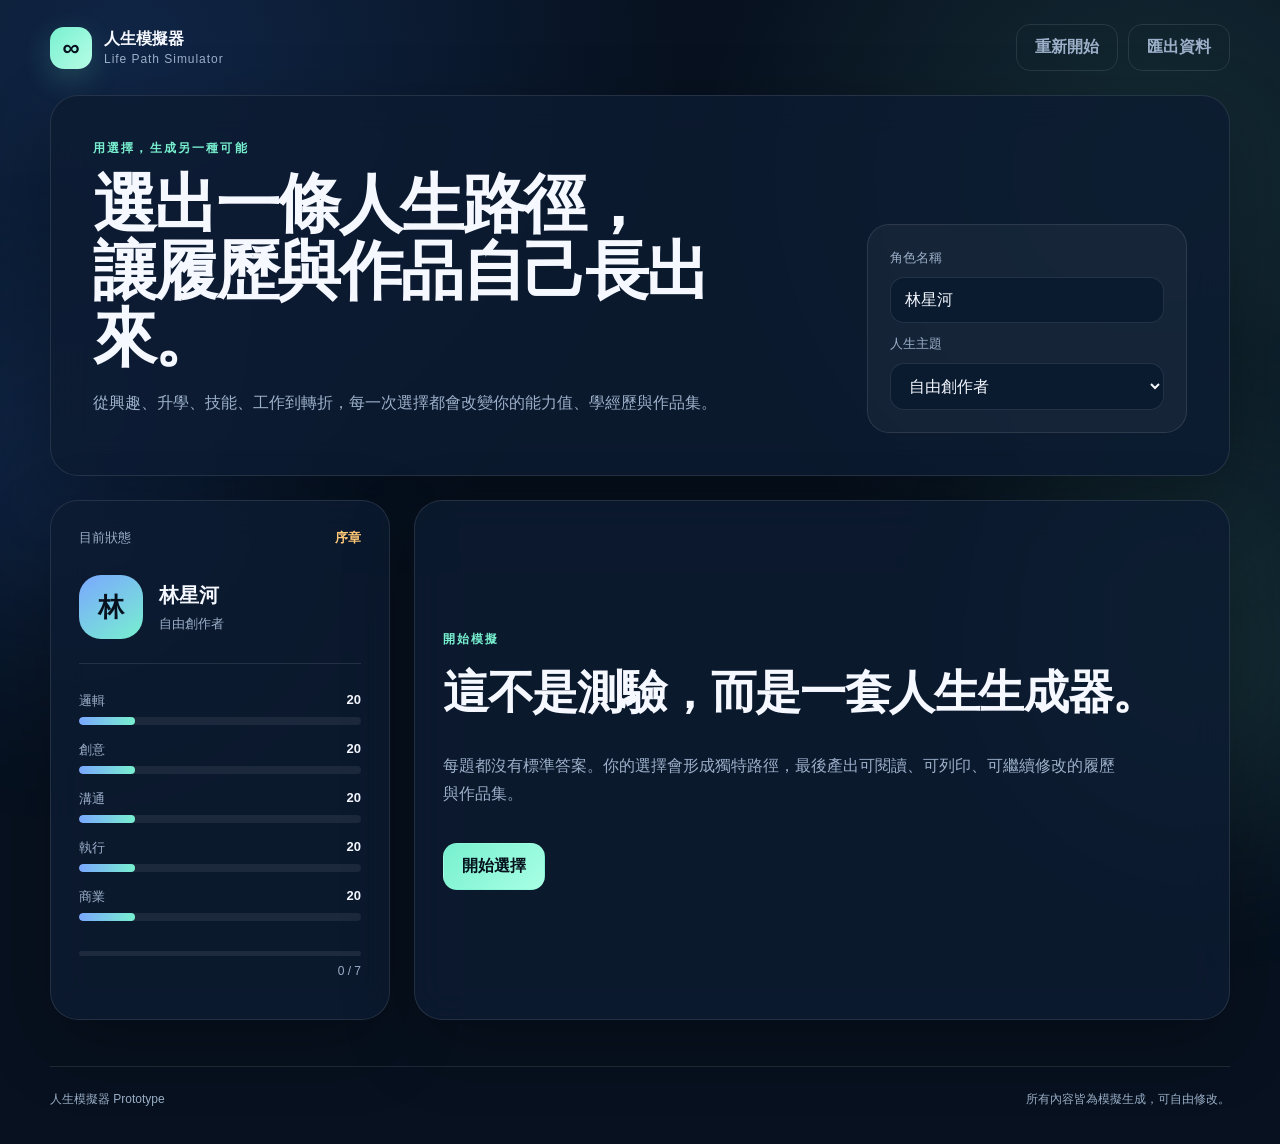
<file: index.html>
<!DOCTYPE html>
<html lang="zh-Hant">
<head>
  <meta charset="UTF-8" />
  <meta name="viewport" content="width=device-width, initial-scale=1.0" />
  <meta name="description" content="透過人生選擇，自動生成履歷、學經歷與作品集 Demo 的人生模擬器。" />
  <title>人生模擬器｜履歷與作品生成</title>
  <link rel="stylesheet" href="style.css" />
</head>
<body>
  <div class="ambient ambient-one"></div>
  <div class="ambient ambient-two"></div>

  <header class="topbar">
    <div class="brand">
      <div class="brand-mark">∞</div>
      <div>
        <strong>人生模擬器</strong>
        <span>Life Path Simulator</span>
      </div>
    </div>
    <div class="topbar-actions">
      <button id="resetBtn" class="ghost-btn">重新開始</button>
      <button id="exportBtn" class="ghost-btn">匯出資料</button>
    </div>
  </header>

  <main class="app-shell">
    <section class="hero panel">
      <div class="hero-copy">
        <span class="eyebrow">用選擇，生成另一種可能</span>
        <h1>選出一條人生路徑，<br />讓履歷與作品自己長出來。</h1>
        <p>從興趣、升學、技能、工作到轉折，每一次選擇都會改變你的能力值、學經歷與作品集。</p>
      </div>
      <div class="hero-profile">
        <label for="playerName">角色名稱</label>
        <input id="playerName" type="text" maxlength="20" value="林星河" placeholder="輸入角色名稱" />
        <label for="lifeGoal">人生主題</label>
        <select id="lifeGoal">
          <option value="自由創作者">自由創作者</option>
          <option value="軟體工程師">軟體工程師</option>
          <option value="產品設計師">產品設計師</option>
          <option value="教育工作者">教育工作者</option>
          <option value="創業者">創業者</option>
        </select>
      </div>
    </section>

    <section class="game-grid">
      <aside class="panel status-panel">
        <div class="section-heading">
          <span>目前狀態</span>
          <strong id="stageLabel">序章</strong>
        </div>

        <div class="avatar-card">
          <div class="avatar" id="avatar">林</div>
          <div>
            <h2 id="statusName">林星河</h2>
            <p id="statusTitle">尚未定義的人生</p>
          </div>
        </div>

        <div class="stats" id="stats"></div>

        <div class="timeline-mini">
          <div class="timeline-track"><div id="progressBar"></div></div>
          <span id="progressText">0 / 7</span>
        </div>
      </aside>

      <section class="panel choice-panel">
        <div id="introScreen" class="screen active">
          <span class="eyebrow">開始模擬</span>
          <h2>這不是測驗，而是一套人生生成器。</h2>
          <p>每題都沒有標準答案。你的選擇會形成獨特路徑，最後產出可閱讀、可列印、可繼續修改的履歷與作品集。</p>
          <button id="startBtn" class="primary-btn">開始選擇</button>
        </div>

        <div id="questionScreen" class="screen">
          <div class="question-meta">
            <span id="questionNumber">01</span>
            <span id="questionStage">童年</span>
          </div>
          <h2 id="questionTitle"></h2>
          <p id="questionDescription"></p>
          <div id="choices" class="choices"></div>
        </div>

        <div id="resultScreen" class="screen">
          <span class="eyebrow">模擬完成</span>
          <h2>你已經走出一條完整的人生路徑。</h2>
          <p>以下內容依照你的選擇生成。你可以列印成 PDF，或重新開始，探索另一種可能。</p>
          <div class="result-actions">
            <button id="viewResumeBtn" class="primary-btn">查看生成結果</button>
            <button id="restartInlineBtn" class="secondary-btn">再玩一次</button>
          </div>
        </div>
      </section>
    </section>

    <section id="outputSection" class="output-section hidden">
      <div class="output-toolbar panel">
        <div>
          <span class="eyebrow">Generated Profile</span>
          <h2>履歷與作品集 Demo</h2>
        </div>
        <button id="printBtn" class="primary-btn">列印 / 存成 PDF</button>
      </div>

      <article class="resume-sheet" id="resumeSheet">
        <header class="resume-header">
          <div>
            <span class="resume-kicker">LIFE SIMULATION PROFILE</span>
            <h1 id="resumeName">林星河</h1>
            <p id="resumeHeadline"></p>
          </div>
          <div class="resume-contact">
            <span>simulator@example.com</span>
            <span>Taichung, Taiwan</span>
            <span>portfolio.demo</span>
          </div>
        </header>

        <section class="resume-summary">
          <h3>個人摘要</h3>
          <p id="resumeSummary"></p>
        </section>

        <div class="resume-columns">
          <div class="resume-main">
            <section>
              <h3>學歷與學習歷程</h3>
              <div id="educationList" class="resume-list"></div>
            </section>

            <section>
              <h3>工作與實務經歷</h3>
              <div id="experienceList" class="resume-list"></div>
            </section>
          </div>

          <aside class="resume-side">
            <section>
              <h3>核心能力</h3>
              <div id="skillTags" class="skill-tags"></div>
            </section>
            <section>
              <h3>能力雷達</h3>
              <div id="resumeStats" class="resume-stats"></div>
            </section>
            <section>
              <h3>人生關鍵字</h3>
              <div id="keywordTags" class="keyword-tags"></div>
            </section>
          </aside>
        </div>
      </article>

      <section class="portfolio-section">
        <div class="portfolio-heading">
          <span class="eyebrow">Selected Works</span>
          <h2>作品 Demo</h2>
          <p>系統根據你累積的技能與經歷，自動組合出三個可延伸的作品題目。</p>
        </div>
        <div id="portfolioGrid" class="portfolio-grid"></div>
      </section>
    </section>
  </main>

  <footer>
    <span>人生模擬器 Prototype</span>
    <span>所有內容皆為模擬生成，可自由修改。</span>
  </footer>

  <script src="app.js"></script>
</body>
</html>
</file>
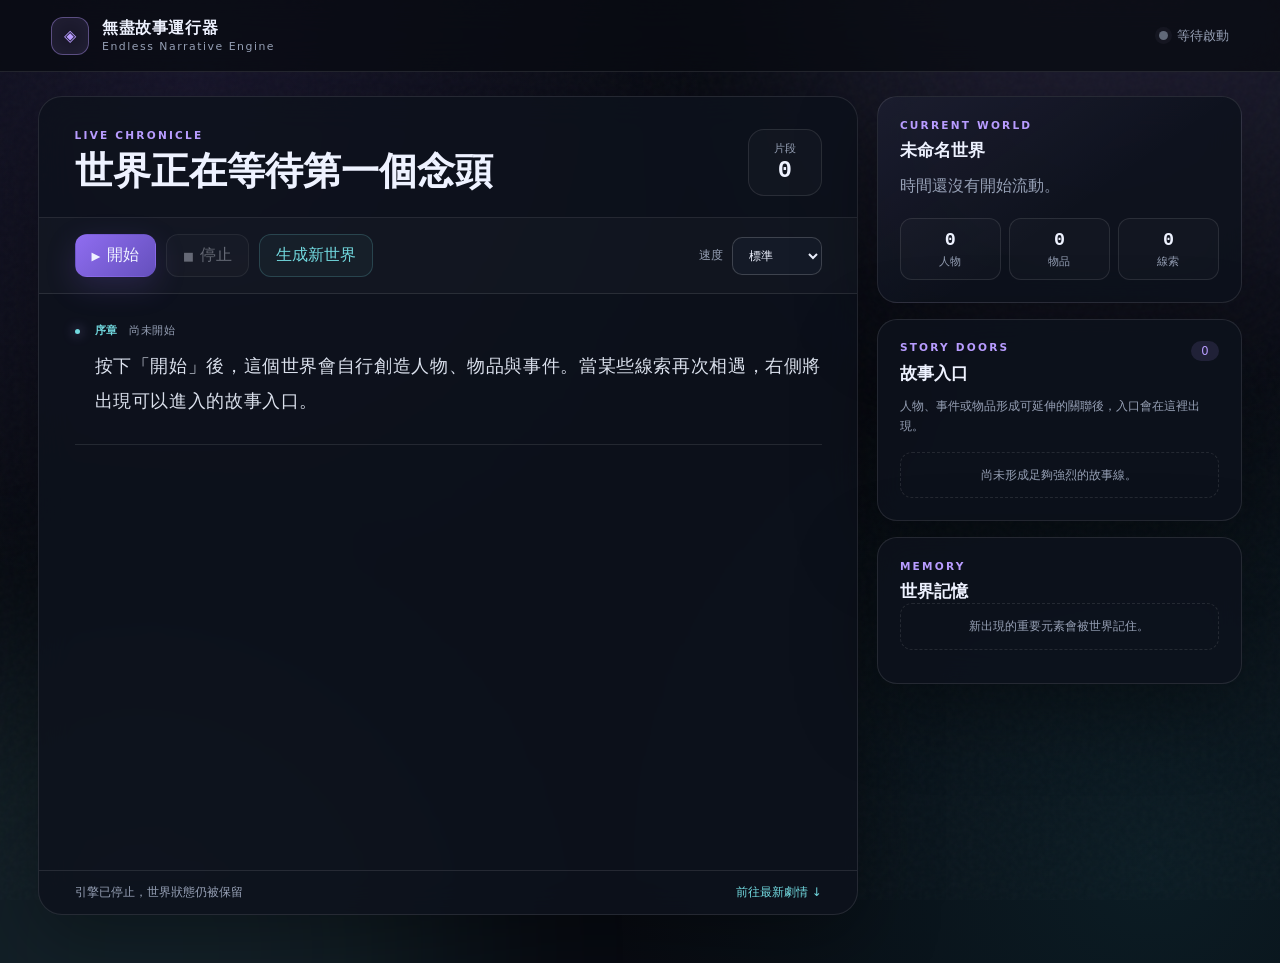
<file: story-runner/index.html>
<!DOCTYPE html>
<html lang="zh-Hant">
<head>
  <meta charset="UTF-8" />
  <meta name="viewport" content="width=device-width, initial-scale=1.0" />
  <meta name="description" content="會持續生成角色、事件、物品與故事支線的自動故事運行器。" />
  <meta name="theme-color" content="#080b12" />
  <title>無盡故事運行器</title>
  <link rel="stylesheet" href="style.css" />
</head>
<body>
  <div class="noise" aria-hidden="true"></div>
  <div class="glow glow-a" aria-hidden="true"></div>
  <div class="glow glow-b" aria-hidden="true"></div>

  <header class="topbar">
    <a class="brand" href="../" aria-label="返回人生模擬器首頁">
      <span class="brand-mark">◈</span>
      <span>
        <strong>無盡故事運行器</strong>
        <small>Endless Narrative Engine</small>
      </span>
    </a>
    <div class="status-wrap" aria-live="polite">
      <span id="statusDot" class="status-dot"></span>
      <span id="statusText">等待啟動</span>
    </div>
  </header>

  <main class="layout">
    <section class="story-panel" aria-labelledby="storyTitle">
      <div class="panel-head">
        <div>
          <p class="eyebrow">LIVE CHRONICLE</p>
          <h1 id="storyTitle">世界正在等待第一個念頭</h1>
        </div>
        <div class="chapter-counter">
          <span>片段</span>
          <strong id="fragmentCount">0</strong>
        </div>
      </div>

      <div class="controls" aria-label="故事控制列">
        <button id="startButton" class="button button-primary" type="button">
          <span class="button-icon">▶</span>開始
        </button>
        <button id="stopButton" class="button button-secondary" type="button" disabled>
          <span class="button-icon">■</span>停止
        </button>
        <button id="newWorldButton" class="button button-ghost" type="button">生成新世界</button>
        <label class="speed-control" for="speedSelect">
          <span>速度</span>
          <select id="speedSelect">
            <option value="5200">沉浸</option>
            <option value="3400" selected>標準</option>
            <option value="1900">快速</option>
            <option value="900">暴走</option>
          </select>
        </label>
      </div>

      <div id="storyStream" class="story-stream" role="log" aria-live="polite" aria-relevant="additions">
        <article class="story-entry prologue">
          <div class="entry-meta"><span>序章</span><time>尚未開始</time></div>
          <p>按下「開始」後，這個世界會自行創造人物、物品與事件。當某些線索再次相遇，右側將出現可以進入的故事入口。</p>
        </article>
      </div>

      <div class="stream-footer">
        <span id="nextPulse">引擎尚未運行</span>
        <button id="scrollLatestButton" class="text-button" type="button">前往最新劇情 ↓</button>
      </div>
    </section>

    <aside class="world-panel" aria-label="世界狀態">
      <section class="world-card world-summary">
        <p class="eyebrow">CURRENT WORLD</p>
        <h2 id="worldName">未命名世界</h2>
        <p id="worldMood">時間還沒有開始流動。</p>
        <div class="world-stats">
          <div><strong id="characterCount">0</strong><span>人物</span></div>
          <div><strong id="itemCount">0</strong><span>物品</span></div>
          <div><strong id="threadCount">0</strong><span>線索</span></div>
        </div>
      </section>

      <section class="world-card">
        <div class="card-title-row">
          <div>
            <p class="eyebrow">STORY DOORS</p>
            <h2>故事入口</h2>
          </div>
          <span id="doorCount" class="pill">0</span>
        </div>
        <p class="muted">人物、事件或物品形成可延伸的關聯後，入口會在這裡出現。</p>
        <div id="storyDoors" class="story-doors">
          <div class="empty-state">尚未形成足夠強烈的故事線。</div>
        </div>
      </section>

      <section class="world-card">
        <div class="card-title-row">
          <div>
            <p class="eyebrow">MEMORY</p>
            <h2>世界記憶</h2>
          </div>
        </div>
        <div id="memoryList" class="memory-list">
          <p class="empty-state">新出現的重要元素會被世界記住。</p>
        </div>
      </section>
    </aside>
  </main>

  <div id="perspectiveModal" class="modal" hidden>
    <div class="modal-backdrop" data-close-modal></div>
    <section class="perspective-card" role="dialog" aria-modal="true" aria-labelledby="perspectiveTitle">
      <button class="modal-close" type="button" aria-label="關閉第一人稱故事" data-close-modal>×</button>
      <p id="perspectiveKicker" class="eyebrow">FIRST PERSON</p>
      <h2 id="perspectiveTitle">角色的故事</h2>
      <div id="perspectiveBody" class="perspective-body"></div>
      <div class="perspective-actions">
        <button id="continuePerspectiveButton" class="button button-primary" type="button">繼續這條故事線</button>
        <button class="button button-secondary" type="button" data-close-modal>返回世界</button>
      </div>
    </section>
  </div>

  <template id="storyEntryTemplate">
    <article class="story-entry">
      <div class="entry-meta"><span></span><time></time></div>
      <p></p>
      <div class="entry-tags"></div>
    </article>
  </template>

  <script src="app.js"></script>
</body>
</html>
</file>
<file: style.css>
:root {
  --bg: #07111f;
  --panel: rgba(13, 28, 49, 0.82);
  --panel-strong: #10243c;
  --text: #f5f8ff;
  --muted: #9cb0c9;
  --line: rgba(255, 255, 255, 0.1);
  --accent: #78f0cf;
  --accent-2: #7aa7ff;
  --warm: #ffc978;
  --shadow: 0 24px 70px rgba(0, 0, 0, 0.28);
}

* { box-sizing: border-box; }
html { scroll-behavior: smooth; }
body {
  margin: 0;
  min-height: 100vh;
  font-family: Inter, "Noto Sans TC", "PingFang TC", "Microsoft JhengHei", sans-serif;
  color: var(--text);
  background:
    radial-gradient(circle at 10% 5%, rgba(56, 130, 246, 0.18), transparent 35%),
    radial-gradient(circle at 90% 15%, rgba(120, 240, 207, 0.12), transparent 30%),
    var(--bg);
}

button, input, select { font: inherit; }
button { cursor: pointer; }

.ambient {
  position: fixed;
  width: 360px;
  height: 360px;
  border-radius: 50%;
  filter: blur(90px);
  opacity: 0.12;
  pointer-events: none;
  z-index: -1;
}
.ambient-one { left: -120px; top: 35%; background: #3882f6; }
.ambient-two { right: -100px; bottom: 8%; background: #78f0cf; }

.topbar {
  width: min(1180px, calc(100% - 32px));
  margin: 0 auto;
  padding: 24px 0;
  display: flex;
  align-items: center;
  justify-content: space-between;
}
.brand { display: flex; align-items: center; gap: 12px; }
.brand-mark {
  width: 42px; height: 42px; border-radius: 14px;
  display: grid; place-items: center;
  color: #07111f; background: linear-gradient(135deg, var(--accent), #b9ffe8);
  font-size: 24px; font-weight: 900;
  box-shadow: 0 10px 30px rgba(120, 240, 207, 0.2);
}
.brand strong, .brand span { display: block; }
.brand span { color: var(--muted); font-size: 12px; margin-top: 2px; letter-spacing: 0.08em; }
.topbar-actions { display: flex; gap: 10px; }

.app-shell { width: min(1180px, calc(100% - 32px)); margin: 0 auto; }
.panel {
  background: var(--panel);
  border: 1px solid var(--line);
  border-radius: 28px;
  box-shadow: var(--shadow);
  backdrop-filter: blur(18px);
}
.hero {
  padding: 42px;
  display: grid;
  grid-template-columns: minmax(0, 1.6fr) minmax(260px, 0.7fr);
  gap: 42px;
  align-items: end;
}
.eyebrow {
  color: var(--accent);
  font-size: 12px;
  font-weight: 800;
  letter-spacing: 0.18em;
  text-transform: uppercase;
}
.hero h1 {
  margin: 14px 0 14px;
  font-size: clamp(34px, 5vw, 64px);
  line-height: 1.05;
  letter-spacing: -0.04em;
}
.hero p, .screen p, .portfolio-heading p {
  color: var(--muted);
  line-height: 1.8;
  max-width: 680px;
}
.hero-profile {
  display: grid;
  gap: 10px;
  padding: 22px;
  border-radius: 22px;
  background: rgba(255,255,255,0.04);
  border: 1px solid var(--line);
}
.hero-profile label { color: var(--muted); font-size: 13px; margin-top: 2px; }
.hero-profile input, .hero-profile select {
  width: 100%;
  background: #0a1b30;
  color: var(--text);
  border: 1px solid var(--line);
  border-radius: 14px;
  padding: 13px 14px;
  outline: none;
}
.hero-profile input:focus, .hero-profile select:focus { border-color: var(--accent); }

.game-grid {
  display: grid;
  grid-template-columns: 340px minmax(0, 1fr);
  gap: 24px;
  margin-top: 24px;
}
.status-panel, .choice-panel { padding: 28px; min-height: 520px; }
.section-heading { display: flex; justify-content: space-between; color: var(--muted); font-size: 13px; }
.section-heading strong { color: var(--warm); }
.avatar-card {
  display: flex;
  align-items: center;
  gap: 16px;
  margin: 28px 0;
  padding-bottom: 24px;
  border-bottom: 1px solid var(--line);
}
.avatar {
  width: 64px; height: 64px; border-radius: 22px;
  display: grid; place-items: center;
  background: linear-gradient(145deg, var(--accent-2), var(--accent));
  color: #08111e;
  font-size: 26px; font-weight: 900;
}
.avatar-card h2 { margin: 0 0 6px; font-size: 20px; }
.avatar-card p { margin: 0; color: var(--muted); font-size: 13px; }
.stats { display: grid; gap: 16px; }
.stat-row { display: grid; gap: 7px; }
.stat-label { display: flex; justify-content: space-between; font-size: 13px; color: var(--muted); }
.stat-label strong { color: var(--text); }
.stat-track { height: 8px; background: rgba(255,255,255,0.07); border-radius: 999px; overflow: hidden; }
.stat-fill { height: 100%; border-radius: inherit; background: linear-gradient(90deg, var(--accent-2), var(--accent)); transition: width .45s ease; }
.timeline-mini { margin-top: 30px; }
.timeline-track { height: 5px; border-radius: 999px; background: rgba(255,255,255,0.08); overflow: hidden; }
.timeline-track div { height: 100%; background: var(--warm); width: 0%; transition: width .4s ease; }
.timeline-mini span { display: block; margin-top: 8px; color: var(--muted); font-size: 12px; text-align: right; }

.choice-panel { display: flex; align-items: stretch; }
.screen { display: none; width: 100%; animation: fadeIn .35s ease; }
.screen.active { display: flex; flex-direction: column; justify-content: center; }
.screen h2 { margin: 14px 0 12px; font-size: clamp(28px, 4vw, 46px); letter-spacing: -0.03em; }
.question-meta { display: flex; gap: 14px; align-items: center; margin-bottom: 14px; }
.question-meta span:first-child {
  width: 44px; height: 44px; border-radius: 15px; display: grid; place-items: center;
  background: rgba(120,240,207,0.1); color: var(--accent); font-weight: 900;
}
.question-meta span:last-child { color: var(--warm); font-size: 13px; font-weight: 700; }
.choices { display: grid; grid-template-columns: repeat(2, minmax(0, 1fr)); gap: 14px; margin-top: 24px; }
.choice-card {
  text-align: left;
  padding: 20px;
  border-radius: 20px;
  border: 1px solid var(--line);
  background: rgba(255,255,255,0.035);
  color: var(--text);
  transition: transform .2s ease, border-color .2s ease, background .2s ease;
}
.choice-card:hover { transform: translateY(-3px); border-color: rgba(120,240,207,.6); background: rgba(120,240,207,.06); }
.choice-card strong { display: block; font-size: 17px; margin-bottom: 8px; }
.choice-card span { color: var(--muted); line-height: 1.55; font-size: 13px; }
.choice-effects { margin-top: 13px; color: var(--accent) !important; font-size: 11px !important; }

.primary-btn, .secondary-btn, .ghost-btn {
  border-radius: 14px;
  padding: 12px 18px;
  border: 1px solid transparent;
  font-weight: 800;
}
.primary-btn { background: linear-gradient(135deg, var(--accent), #a8ffe4); color: #06121d; }
.secondary-btn { background: rgba(255,255,255,0.06); color: var(--text); border-color: var(--line); }
.ghost-btn { background: transparent; color: var(--muted); border-color: var(--line); }
.primary-btn:hover, .secondary-btn:hover, .ghost-btn:hover { filter: brightness(1.08); }
#startBtn { align-self: flex-start; margin-top: 18px; }
.result-actions { display: flex; gap: 12px; margin-top: 18px; }

.output-section { margin-top: 28px; }
.hidden { display: none; }
.output-toolbar {
  padding: 24px 28px;
  display: flex;
  justify-content: space-between;
  align-items: center;
  margin-bottom: 18px;
}
.output-toolbar h2 { margin: 7px 0 0; }
.resume-sheet {
  background: #f7f9fd;
  color: #172238;
  border-radius: 28px;
  padding: 48px;
  box-shadow: var(--shadow);
}
.resume-header {
  display: flex;
  justify-content: space-between;
  gap: 30px;
  padding-bottom: 26px;
  border-bottom: 2px solid #dfe7f2;
}
.resume-kicker { color: #4772b8; font-size: 11px; letter-spacing: .18em; font-weight: 800; }
.resume-header h1 { margin: 8px 0 8px; font-size: 44px; letter-spacing: -.04em; }
.resume-header p { margin: 0; color: #4d5d75; font-weight: 700; }
.resume-contact { display: grid; align-content: center; gap: 7px; color: #637089; font-size: 13px; text-align: right; }
.resume-sheet h3 { font-size: 13px; letter-spacing: .12em; color: #4772b8; text-transform: uppercase; margin: 0 0 14px; }
.resume-summary { padding: 28px 0; border-bottom: 1px solid #dfe7f2; }
.resume-summary p { margin: 0; line-height: 1.8; color: #48566b; }
.resume-columns { display: grid; grid-template-columns: minmax(0, 2fr) minmax(230px, .8fr); gap: 42px; padding-top: 30px; }
.resume-main section + section, .resume-side section + section { margin-top: 30px; }
.resume-list { display: grid; gap: 20px; }
.resume-item { position: relative; padding-left: 18px; border-left: 2px solid #dbe5f2; }
.resume-item::before { content: ""; position: absolute; left: -6px; top: 5px; width: 10px; height: 10px; border-radius: 50%; background: #4772b8; }
.resume-item-top { display: flex; justify-content: space-between; gap: 12px; }
.resume-item strong { font-size: 16px; }
.resume-item time { color: #8591a4; font-size: 12px; white-space: nowrap; }
.resume-item p { margin: 7px 0 0; color: #59677c; line-height: 1.65; font-size: 14px; }
.skill-tags, .keyword-tags { display: flex; flex-wrap: wrap; gap: 8px; }
.skill-tags span, .keyword-tags span { padding: 8px 10px; border-radius: 999px; background: #e8eff9; color: #355b93; font-size: 12px; font-weight: 700; }
.resume-stats { display: grid; gap: 12px; }
.resume-stat-row { display: grid; grid-template-columns: 72px 1fr 30px; gap: 8px; align-items: center; font-size: 12px; color: #637089; }
.resume-stat-track { height: 6px; background: #e2e9f4; border-radius: 999px; overflow: hidden; }
.resume-stat-track i { display: block; height: 100%; background: linear-gradient(90deg, #4772b8, #4fbea0); }

.portfolio-section { padding: 46px 0 10px; }
.portfolio-heading h2 { font-size: 40px; margin: 10px 0 8px; }
.portfolio-grid { display: grid; grid-template-columns: repeat(3, minmax(0,1fr)); gap: 18px; margin-top: 24px; }
.project-card {
  border-radius: 24px;
  overflow: hidden;
  background: #0f2239;
  border: 1px solid var(--line);
  box-shadow: var(--shadow);
}
.project-cover {
  min-height: 175px;
  padding: 22px;
  display: flex;
  flex-direction: column;
  justify-content: space-between;
  background:
    linear-gradient(135deg, rgba(122,167,255,.32), rgba(120,240,207,.08)),
    #132b48;
}
.project-cover span { color: rgba(255,255,255,.65); font-size: 11px; letter-spacing: .14em; }
.project-cover strong { font-size: 28px; line-height: 1.1; max-width: 260px; }
.project-body { padding: 22px; }
.project-body p { color: var(--muted); line-height: 1.65; min-height: 74px; }
.project-meta { display: flex; flex-wrap: wrap; gap: 7px; margin: 18px 0; }
.project-meta span { border: 1px solid var(--line); border-radius: 999px; padding: 6px 9px; color: #c8d6e8; font-size: 11px; }
.project-result { color: var(--accent); font-size: 13px; font-weight: 800; }

footer {
  width: min(1180px, calc(100% - 32px));
  margin: 46px auto 0;
  padding: 24px 0 36px;
  border-top: 1px solid var(--line);
  display: flex;
  justify-content: space-between;
  color: var(--muted);
  font-size: 12px;
}

@keyframes fadeIn { from { opacity: 0; transform: translateY(8px); } to { opacity: 1; transform: translateY(0); } }

@media (max-width: 900px) {
  .hero, .game-grid, .resume-columns, .portfolio-grid { grid-template-columns: 1fr; }
  .hero { padding: 30px; }
  .game-grid { gap: 18px; }
  .status-panel { min-height: auto; }
  .choice-panel { min-height: 560px; }
  .resume-contact { text-align: left; }
  .resume-header { flex-direction: column; }
}

@media (max-width: 620px) {
  .topbar { align-items: flex-start; gap: 16px; }
  .topbar-actions { flex-direction: column; }
  .hero, .status-panel, .choice-panel, .resume-sheet { padding: 22px; }
  .choices { grid-template-columns: 1fr; }
  .output-toolbar { align-items: flex-start; flex-direction: column; gap: 16px; }
  .resume-header h1 { font-size: 34px; }
  .resume-item-top { flex-direction: column; }
  .result-actions { flex-direction: column; }
  footer { flex-direction: column; gap: 8px; }
}

@media print {
  body { background: white; }
  .topbar, .hero, .game-grid, .output-toolbar, .portfolio-section, footer, .ambient { display: none !important; }
  .app-shell { width: 100%; margin: 0; }
  .output-section { display: block !important; margin: 0; }
  .resume-sheet { box-shadow: none; border-radius: 0; padding: 18mm; }
}
</file>
<file: story-runner/style.css>
:root {
  color-scheme: dark;
  --bg: #080b12;
  --panel: rgba(13, 18, 29, 0.86);
  --panel-strong: #111827;
  --line: rgba(255, 255, 255, 0.1);
  --line-strong: rgba(255, 255, 255, 0.18);
  --text: #eef2ff;
  --muted: #96a0b5;
  --accent: #b89cff;
  --accent-strong: #8f6df0;
  --cyan: #72d9df;
  --gold: #e6c684;
  --danger: #fa8e9c;
  --success: #70e6a6;
  --shadow: 0 24px 80px rgba(0, 0, 0, 0.34);
}

* { box-sizing: border-box; }

html { scroll-behavior: smooth; }

body {
  margin: 0;
  min-height: 100vh;
  overflow-x: hidden;
  background:
    radial-gradient(circle at 15% 10%, rgba(96, 70, 160, 0.18), transparent 32rem),
    radial-gradient(circle at 90% 90%, rgba(32, 132, 145, 0.14), transparent 34rem),
    var(--bg);
  color: var(--text);
  font-family: Inter, "Noto Sans TC", "PingFang TC", "Microsoft JhengHei", system-ui, sans-serif;
}

button, select { font: inherit; }
button { -webkit-tap-highlight-color: transparent; }

.noise {
  position: fixed;
  inset: 0;
  z-index: -1;
  pointer-events: none;
  opacity: 0.13;
  background-image: url("data:image/svg+xml,%3Csvg viewBox='0 0 180 180' xmlns='http://www.w3.org/2000/svg'%3E%3Cfilter id='n'%3E%3CfeTurbulence type='fractalNoise' baseFrequency='.92' numOctaves='4' stitchTiles='stitch'/%3E%3C/filter%3E%3Crect width='100%25' height='100%25' filter='url(%23n)' opacity='.22'/%3E%3C/svg%3E");
}

.glow {
  position: fixed;
  z-index: -2;
  width: 38rem;
  height: 38rem;
  border-radius: 50%;
  filter: blur(110px);
  opacity: 0.11;
  pointer-events: none;
}
.glow-a { top: -18rem; right: -8rem; background: var(--accent); }
.glow-b { bottom: -22rem; left: -10rem; background: var(--cyan); }

.topbar {
  position: sticky;
  top: 0;
  z-index: 20;
  display: flex;
  align-items: center;
  justify-content: space-between;
  gap: 1rem;
  min-height: 72px;
  padding: 0 4vw;
  border-bottom: 1px solid var(--line);
  background: rgba(8, 11, 18, 0.76);
  backdrop-filter: blur(18px);
}

.brand {
  display: flex;
  align-items: center;
  gap: 0.8rem;
  color: inherit;
  text-decoration: none;
}
.brand-mark {
  display: grid;
  place-items: center;
  width: 38px;
  height: 38px;
  border: 1px solid rgba(184, 156, 255, 0.42);
  border-radius: 12px;
  background: rgba(184, 156, 255, 0.08);
  color: var(--accent);
  box-shadow: inset 0 0 24px rgba(184, 156, 255, 0.08);
}
.brand strong, .brand small { display: block; }
.brand strong { font-size: 0.98rem; letter-spacing: 0.04em; }
.brand small { margin-top: 0.1rem; color: var(--muted); font-size: 0.68rem; letter-spacing: 0.14em; }

.status-wrap {
  display: flex;
  align-items: center;
  gap: 0.55rem;
  color: var(--muted);
  font-size: 0.84rem;
}
.status-dot {
  width: 9px;
  height: 9px;
  border-radius: 50%;
  background: #606878;
  box-shadow: 0 0 0 4px rgba(96, 104, 120, 0.1);
}
.status-dot.running {
  background: var(--success);
  box-shadow: 0 0 0 5px rgba(112, 230, 166, 0.1), 0 0 16px rgba(112, 230, 166, 0.8);
  animation: pulse 1.5s infinite;
}
@keyframes pulse { 50% { transform: scale(0.78); opacity: 0.72; } }

.layout {
  display: grid;
  grid-template-columns: minmax(0, 1.62fr) minmax(300px, 0.72fr);
  gap: 1.2rem;
  width: min(1480px, 94vw);
  margin: 1.5rem auto 3rem;
}

.story-panel, .world-card {
  border: 1px solid var(--line);
  background: var(--panel);
  box-shadow: var(--shadow);
  backdrop-filter: blur(16px);
}

.story-panel {
  min-height: calc(100vh - 112px);
  border-radius: 24px;
  overflow: hidden;
}

.panel-head {
  display: flex;
  align-items: flex-start;
  justify-content: space-between;
  gap: 1rem;
  padding: 2rem 2.2rem 1.35rem;
  border-bottom: 1px solid var(--line);
}
.eyebrow {
  margin: 0 0 0.48rem;
  color: var(--accent);
  font-size: 0.66rem;
  font-weight: 800;
  letter-spacing: 0.21em;
}
h1, h2, p { margin-top: 0; }
h1 { margin-bottom: 0; max-width: 19ch; font-size: clamp(1.5rem, 3vw, 2.55rem); line-height: 1.12; }
h2 { margin-bottom: 0; font-size: 1.08rem; }

.chapter-counter {
  min-width: 74px;
  padding: 0.75rem;
  border: 1px solid var(--line);
  border-radius: 16px;
  text-align: center;
  background: rgba(255, 255, 255, 0.025);
}
.chapter-counter span, .chapter-counter strong { display: block; }
.chapter-counter span { color: var(--muted); font-size: 0.68rem; }
.chapter-counter strong { margin-top: 0.2rem; font: 600 1.48rem/1 ui-monospace, SFMono-Regular, Consolas, monospace; }

.controls {
  display: flex;
  align-items: center;
  flex-wrap: wrap;
  gap: 0.65rem;
  padding: 1rem 2.2rem;
  border-bottom: 1px solid var(--line);
  background: rgba(255, 255, 255, 0.018);
}
.button {
  min-height: 42px;
  padding: 0.62rem 1rem;
  border: 1px solid transparent;
  border-radius: 12px;
  cursor: pointer;
  color: var(--text);
  transition: transform 160ms ease, border-color 160ms ease, background 160ms ease, opacity 160ms ease;
}
.button:hover:not(:disabled) { transform: translateY(-1px); }
.button:active:not(:disabled) { transform: translateY(1px); }
.button:disabled { cursor: not-allowed; opacity: 0.38; }
.button-primary { background: linear-gradient(135deg, var(--accent-strong), #6550bd); box-shadow: 0 10px 30px rgba(112, 84, 200, 0.22); }
.button-secondary { border-color: var(--line-strong); background: rgba(255, 255, 255, 0.055); }
.button-ghost { border-color: rgba(114, 217, 223, 0.2); background: rgba(114, 217, 223, 0.045); color: var(--cyan); }
.button-icon { margin-right: 0.38rem; font-size: 0.72em; }

.speed-control {
  display: flex;
  align-items: center;
  gap: 0.55rem;
  margin-left: auto;
  color: var(--muted);
  font-size: 0.78rem;
}
.speed-control select {
  min-height: 38px;
  padding: 0 2rem 0 0.75rem;
  border: 1px solid var(--line-strong);
  border-radius: 10px;
  background: #141a27;
  color: var(--text);
}

.story-stream {
  height: calc(100vh - 324px);
  min-height: 430px;
  overflow-y: auto;
  overscroll-behavior: contain;
  padding: 0.4rem 2.2rem 1rem;
  scrollbar-color: rgba(184, 156, 255, 0.35) transparent;
}
.story-entry {
  position: relative;
  padding: 1.45rem 0 1.55rem 1.25rem;
  border-bottom: 1px solid var(--line);
  animation: reveal 520ms ease both;
}
.story-entry::before {
  content: "";
  position: absolute;
  left: 0;
  top: 1.76rem;
  width: 5px;
  height: 5px;
  border-radius: 50%;
  background: var(--accent);
  box-shadow: 0 0 12px rgba(184, 156, 255, 0.8);
}
.story-entry.prologue::before { background: var(--cyan); }
@keyframes reveal {
  from { opacity: 0; transform: translateY(12px); filter: blur(2px); }
  to { opacity: 1; transform: none; filter: none; }
}
.entry-meta {
  display: flex;
  align-items: center;
  gap: 0.65rem;
  margin-bottom: 0.7rem;
  color: var(--muted);
  font-size: 0.68rem;
  letter-spacing: 0.08em;
}
.entry-meta span { color: var(--cyan); font-weight: 700; }
.story-entry p {
  margin-bottom: 0;
  color: #dbe1ed;
  font-family: "Noto Serif TC", "Songti TC", "PMingLiU", serif;
  font-size: clamp(1rem, 1.4vw, 1.12rem);
  line-height: 1.95;
  letter-spacing: 0.035em;
}
.entry-tags { display: flex; flex-wrap: wrap; gap: 0.42rem; margin-top: 0.85rem; }
.entry-tag {
  padding: 0.2rem 0.5rem;
  border: 1px solid var(--line);
  border-radius: 99px;
  color: var(--muted);
  font: 0.66rem/1.4 ui-monospace, SFMono-Regular, Consolas, monospace;
}
.entry-tag.character { color: var(--accent); border-color: rgba(184, 156, 255, 0.2); }
.entry-tag.item { color: var(--gold); border-color: rgba(230, 198, 132, 0.22); }
.entry-tag.thread { color: var(--cyan); border-color: rgba(114, 217, 223, 0.22); }

.stream-footer {
  display: flex;
  justify-content: space-between;
  gap: 1rem;
  padding: 0.85rem 2.2rem;
  border-top: 1px solid var(--line);
  color: var(--muted);
  font-size: 0.74rem;
}
.text-button { padding: 0; border: 0; background: none; color: var(--cyan); cursor: pointer; }

.world-panel { display: flex; flex-direction: column; gap: 1rem; }
.world-card { padding: 1.35rem; border-radius: 20px; }
.world-summary {
  background:
    linear-gradient(145deg, rgba(184, 156, 255, 0.08), transparent 55%),
    var(--panel);
}
.world-summary > p:not(.eyebrow) { margin: 0.65rem 0 1.2rem; color: var(--muted); line-height: 1.65; }
.world-stats { display: grid; grid-template-columns: repeat(3, 1fr); gap: 0.5rem; }
.world-stats div { padding: 0.65rem 0.35rem; border: 1px solid var(--line); border-radius: 12px; text-align: center; background: rgba(255,255,255,.02); }
.world-stats strong, .world-stats span { display: block; }
.world-stats strong { font: 600 1.15rem/1.2 ui-monospace, SFMono-Regular, Consolas, monospace; }
.world-stats span { margin-top: 0.2rem; color: var(--muted); font-size: 0.67rem; }
.card-title-row { display: flex; align-items: flex-start; justify-content: space-between; gap: 1rem; }
.pill { min-width: 28px; padding: 0.18rem 0.48rem; border-radius: 99px; background: rgba(184, 156, 255, 0.12); color: var(--accent); text-align: center; font-size: 0.72rem; }
.muted { margin: 0.7rem 0 1rem; color: var(--muted); font-size: 0.78rem; line-height: 1.6; }

.story-doors, .memory-list { display: grid; gap: 0.58rem; }
.door-button {
  width: 100%;
  padding: 0.8rem;
  border: 1px solid var(--line);
  border-radius: 14px;
  background: rgba(255, 255, 255, 0.025);
  color: var(--text);
  text-align: left;
  cursor: pointer;
  transition: border-color 160ms ease, background 160ms ease, transform 160ms ease;
}
.door-button:hover { transform: translateX(2px); border-color: rgba(184, 156, 255, 0.42); background: rgba(184, 156, 255, 0.06); }
.door-button strong, .door-button span { display: block; }
.door-button strong { margin-bottom: 0.27rem; font-size: 0.83rem; }
.door-button span { color: var(--muted); font-size: 0.68rem; line-height: 1.45; }
.door-button .door-type { margin-bottom: 0.38rem; color: var(--cyan); font-size: 0.59rem; font-weight: 800; letter-spacing: 0.15em; }
.memory-chip { display: flex; align-items: center; gap: 0.65rem; padding: 0.6rem 0; border-bottom: 1px solid var(--line); }
.memory-chip:last-child { border-bottom: 0; }
.memory-symbol { display: grid; place-items: center; flex: 0 0 30px; width: 30px; height: 30px; border-radius: 9px; background: rgba(255,255,255,.04); color: var(--gold); font-size: 0.76rem; }
.memory-chip strong, .memory-chip span { display: block; }
.memory-chip strong { font-size: 0.78rem; }
.memory-chip span { margin-top: 0.18rem; color: var(--muted); font-size: 0.64rem; }
.empty-state { padding: 0.8rem; border: 1px dashed var(--line); border-radius: 12px; color: var(--muted); font-size: 0.75rem; line-height: 1.55; text-align: center; }

.modal[hidden] { display: none; }
.modal { position: fixed; inset: 0; z-index: 80; display: grid; place-items: center; padding: 1rem; }
.modal-backdrop { position: absolute; inset: 0; background: rgba(2, 4, 8, 0.8); backdrop-filter: blur(10px); }
.perspective-card {
  position: relative;
  z-index: 1;
  width: min(720px, 95vw);
  max-height: 88vh;
  overflow-y: auto;
  padding: clamp(1.4rem, 4vw, 2.5rem);
  border: 1px solid rgba(184, 156, 255, 0.28);
  border-radius: 24px;
  background:
    radial-gradient(circle at top right, rgba(184, 156, 255, 0.12), transparent 17rem),
    #0e1420;
  box-shadow: 0 40px 120px rgba(0, 0, 0, 0.68);
  animation: modalIn 260ms ease both;
}
@keyframes modalIn { from { opacity: 0; transform: scale(.97) translateY(8px); } }
.modal-close { position: absolute; top: 1rem; right: 1rem; width: 36px; height: 36px; border: 1px solid var(--line); border-radius: 50%; background: rgba(255,255,255,.04); color: var(--text); cursor: pointer; font-size: 1.3rem; }
.perspective-card h2 { max-width: 86%; font-family: "Noto Serif TC", serif; font-size: clamp(1.45rem, 4vw, 2.2rem); line-height: 1.25; }
.perspective-body { margin: 1.5rem 0 1.8rem; }
.perspective-body p { color: #e0e5ef; font-family: "Noto Serif TC", "Songti TC", serif; font-size: 1.03rem; line-height: 2; letter-spacing: .035em; }
.perspective-body p:first-child::first-letter { float: left; margin: 0.15rem 0.5rem 0 0; color: var(--accent); font-size: 3.5rem; line-height: 0.85; }
.perspective-actions { display: flex; flex-wrap: wrap; gap: 0.65rem; }
body.modal-open { overflow: hidden; }

@media (max-width: 980px) {
  .layout { grid-template-columns: 1fr; }
  .story-panel { min-height: auto; }
  .story-stream { height: 62vh; min-height: 440px; }
  .world-panel { display: grid; grid-template-columns: repeat(2, minmax(0, 1fr)); }
  .world-summary { grid-column: 1 / -1; }
}

@media (max-width: 620px) {
  .topbar { padding: 0 1rem; }
  .brand small { display: none; }
  .status-wrap { font-size: 0.72rem; }
  .layout { width: min(100% - 1rem, 1480px); margin-top: 0.5rem; }
  .story-panel { border-radius: 18px; }
  .panel-head, .controls, .story-stream, .stream-footer { padding-left: 1rem; padding-right: 1rem; }
  .panel-head { padding-top: 1.4rem; }
  .controls { align-items: stretch; }
  .controls .button { flex: 1 1 calc(50% - .4rem); }
  .speed-control { width: 100%; margin-left: 0; justify-content: space-between; }
  .speed-control select { flex: 1; }
  .story-stream { height: 61vh; min-height: 390px; }
  .story-entry { padding-left: 0.9rem; }
  .stream-footer { align-items: center; }
  .world-panel { display: flex; }
  .perspective-actions .button { width: 100%; }
}

@media (prefers-reduced-motion: reduce) {
  *, *::before, *::after { scroll-behavior: auto !important; animation-duration: 0.01ms !important; animation-iteration-count: 1 !important; }
}
</file>
